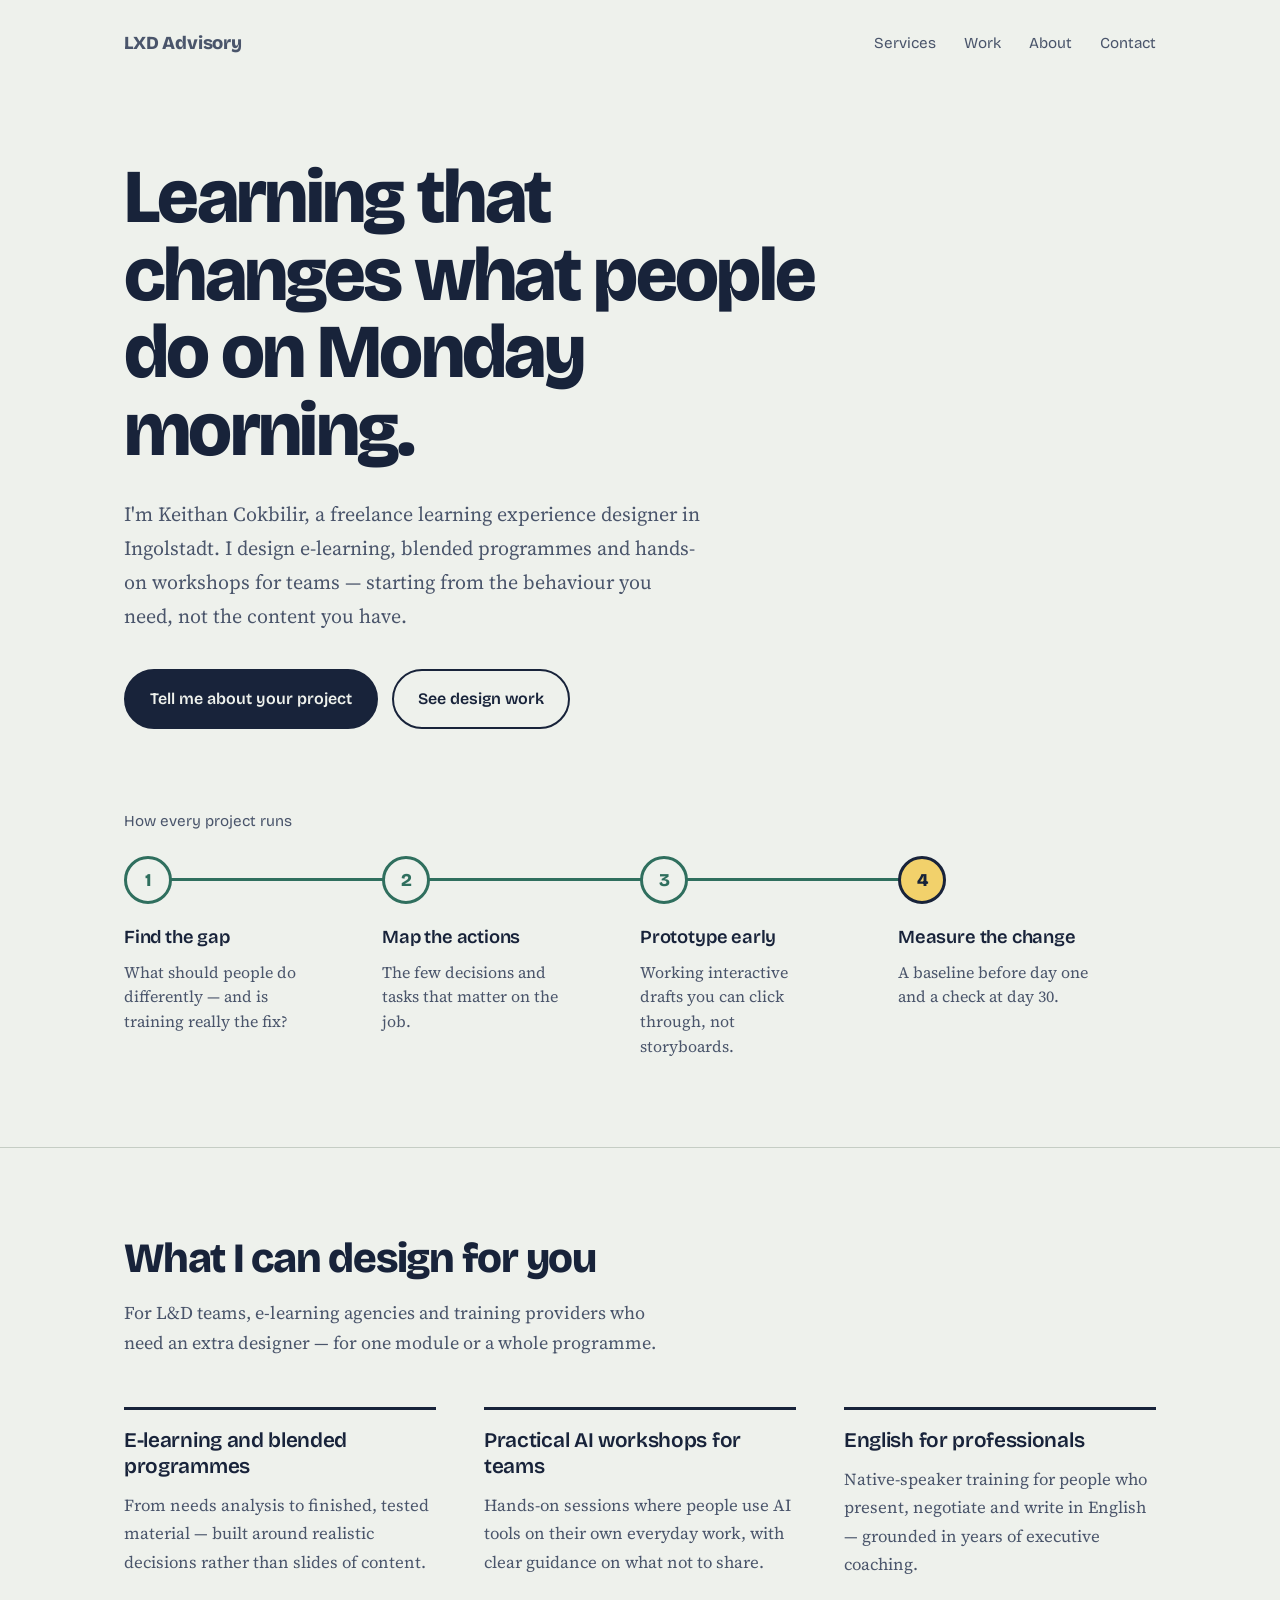
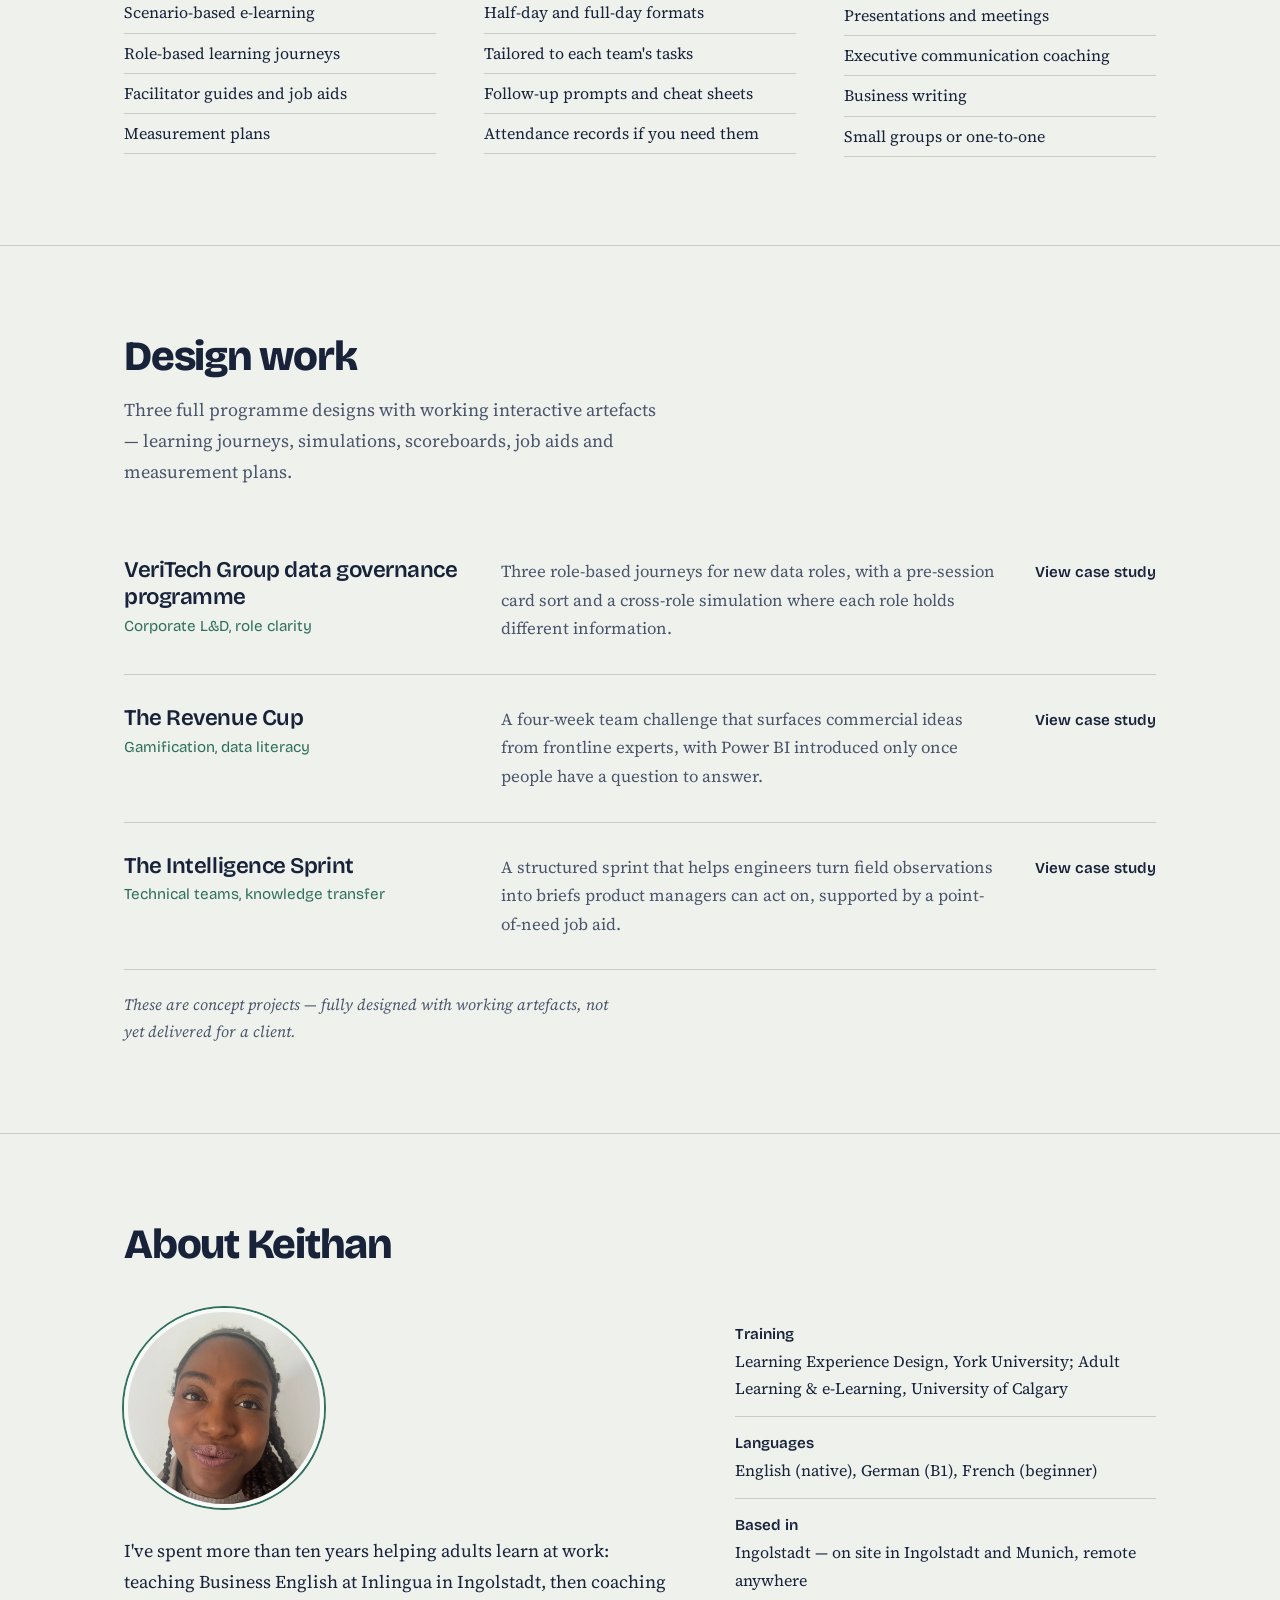
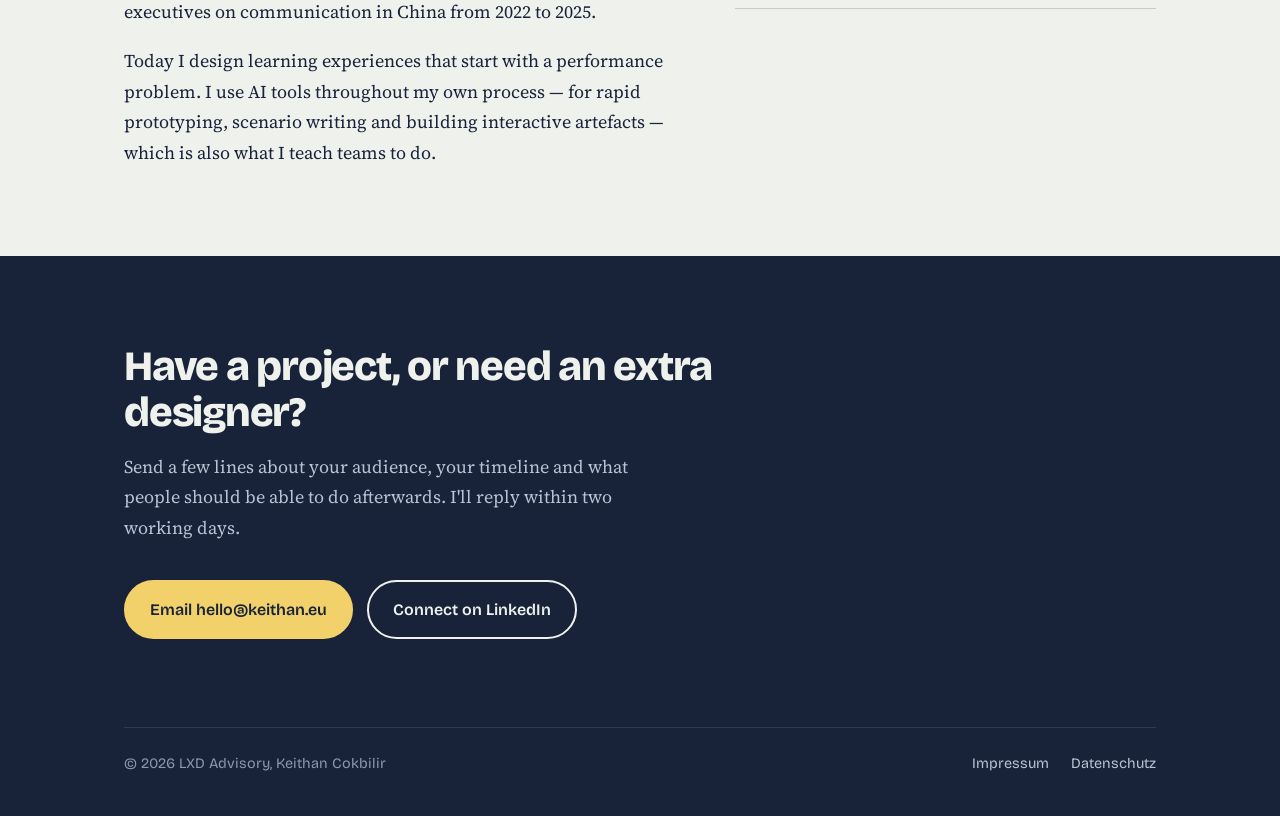
<file: index.html>
<!DOCTYPE html>
<html lang="en">
<head>
<meta charset="UTF-8">
<meta name="viewport" content="width=device-width, initial-scale=1.0">
<title>LXD Advisory — Learning experience design by Keithan Cokbilir</title>
<meta name="description" content="Freelance learning experience design from Ingolstadt: e-learning and blended programmes, practical AI workshops for teams, and English for professionals.">
<link rel="preconnect" href="https://fonts.googleapis.com">
<link rel="preconnect" href="https://fonts.gstatic.com" crossorigin>
<link href="https://fonts.googleapis.com/css2?family=Bricolage+Grotesque:opsz,wght@12..96,400;12..96,600;12..96,800&family=Source+Serif+4:ital,opsz,wght@0,8..60,400;0,8..60,600;1,8..60,400&display=swap" rel="stylesheet">
<style>
:root{
  --paper:#EEF1EC;
  --paper-2:#E3E8E1;
  --ink:#18233A;
  --ink-soft:#4A556B;
  --marker:#2F6F5E;
  --highlight:#F2D16B;
  --rule:#C5CDC4;
  --display:'Bricolage Grotesque',system-ui,sans-serif;
  --body:'Source Serif 4',Georgia,serif;
}
*{box-sizing:border-box;margin:0;padding:0}
html{scroll-behavior:smooth}
body{background:var(--paper);color:var(--ink);font-family:var(--body);font-size:1.125rem;line-height:1.7;-webkit-font-smoothing:antialiased}
a{color:inherit}
a:focus-visible{outline:3px solid var(--marker);outline-offset:3px;border-radius:2px}
.wrap{max-width:1080px;margin:0 auto;padding:0 24px}

.nav{display:flex;justify-content:space-between;align-items:center;padding:28px 0}
.brand{font-family:var(--display);font-weight:800;font-size:1.15rem;text-decoration:none;letter-spacing:-.01em}
.nav ul{list-style:none;display:flex;gap:28px;font-family:var(--display);font-size:.95rem}
.nav a{text-decoration:none;color:var(--ink-soft)}
.nav a:hover{color:var(--ink)}

.hero{padding:72px 0 88px}
.hero h1{font-family:var(--display);font-weight:800;font-size:clamp(2.5rem,6.2vw,4.75rem);line-height:1.02;letter-spacing:-.035em;max-width:15ch}
.hero .lede{margin-top:28px;max-width:58ch;font-size:1.25rem;color:var(--ink-soft)}
.actions{margin-top:36px;display:flex;flex-wrap:wrap;gap:14px}
.btn{display:inline-block;font-family:var(--display);font-weight:600;font-size:1rem;padding:14px 24px;border-radius:999px;text-decoration:none;border:2px solid var(--ink)}
.btn.primary{background:var(--ink);color:var(--paper)}
.btn.primary:hover{background:var(--marker);border-color:var(--marker)}
.btn.ghost:hover{background:var(--paper-2)}

.map{margin-top:80px}
.map-caption{font-family:var(--display);font-size:.95rem;color:var(--ink-soft);margin-bottom:22px}
.track{position:relative}
.track::before{content:"";position:absolute;left:24px;width:75%;top:22px;height:3px;background:var(--marker);transform-origin:left;transform:scaleX(0);animation:draw 1.6s .3s ease-out forwards}
@keyframes draw{to{transform:scaleX(1)}}
.track ol{list-style:none;display:grid;grid-template-columns:repeat(4,1fr);position:relative}
.track li{padding-right:24px}
.dot{position:relative;width:48px;height:48px;border-radius:50%;background:var(--paper);border:3px solid var(--marker);display:grid;place-items:center;font-family:var(--display);font-weight:800;color:var(--marker)}
.track li:last-child .dot{background:var(--highlight);border-color:var(--ink);color:var(--ink)}
.track h3{font-family:var(--display);font-weight:600;font-size:1.15rem;margin:18px 0 6px;letter-spacing:-.01em}
.track p{font-size:1rem;color:var(--ink-soft);line-height:1.55;max-width:24ch}

section{padding:88px 0;border-top:1px solid var(--rule)}
h2{font-family:var(--display);font-weight:800;font-size:clamp(1.9rem,3.6vw,2.6rem);letter-spacing:-.03em;line-height:1.1;max-width:22ch}
.intro{margin-top:16px;max-width:60ch;color:var(--ink-soft)}

.services{margin-top:48px;display:grid;grid-template-columns:repeat(3,1fr);gap:48px}
.services h3{font-family:var(--display);font-weight:600;font-size:1.3rem;letter-spacing:-.015em;line-height:1.25;padding-top:18px;border-top:3px solid var(--ink)}
.services p{margin-top:12px;color:var(--ink-soft);font-size:1.05rem}
.services ul{margin-top:16px;list-style:none;font-size:1rem}
.services li{padding:6px 0;border-bottom:1px solid var(--rule)}

.work{margin-top:40px;list-style:none}
.work li{border-bottom:1px solid var(--rule)}
.work a{display:grid;grid-template-columns:minmax(0,1.1fr) minmax(0,1.6fr) auto;gap:32px;align-items:baseline;padding:30px 0;text-decoration:none}
.work a:hover .w-name{text-decoration:underline;text-decoration-color:var(--highlight);text-decoration-thickness:6px;text-underline-offset:-2px;text-decoration-skip-ink:none}
.w-title{font-family:var(--display);font-weight:600;font-size:1.4rem;letter-spacing:-.02em;line-height:1.2}
.w-topic{display:block;font-weight:400;font-size:.95rem;color:var(--marker);margin-top:6px;letter-spacing:0}
.w-desc{color:var(--ink-soft);font-size:1.05rem}
.w-go{font-family:var(--display);font-weight:600;font-size:.95rem;white-space:nowrap}
.note{margin-top:22px;font-size:.98rem;color:var(--ink-soft);font-style:italic;max-width:62ch}

.about{display:grid;grid-template-columns:minmax(0,1.3fr) minmax(0,1fr);gap:64px;margin-top:40px}
.about p+p{margin-top:18px}
.facts{list-style:none;font-size:1rem}
.facts li{padding:14px 0;border-bottom:1px solid var(--rule)}
.facts strong{display:block;font-family:var(--display);font-weight:600;font-size:.95rem}
.portrait{display:block;width:200px;height:200px;object-fit:cover;border-radius:50%;border:4px solid #F8FAF7;box-shadow:0 0 0 2px var(--marker);margin-bottom:28px}

.contact{background:var(--ink);color:var(--paper);border-top:none}
.contact h2{color:var(--paper)}
.contact .intro{color:#B9C3D4}
.contact .btn{border-color:var(--paper)}
.contact .btn.primary{background:var(--highlight);color:var(--ink);border-color:var(--highlight)}
.contact .btn.primary:hover{background:var(--paper);border-color:var(--paper)}
.contact .btn.ghost{color:var(--paper)}
.contact .btn.ghost:hover{background:#26344F}
.contact a:focus-visible{outline-color:var(--highlight)}

footer{background:var(--ink);color:#8C97AB;font-family:var(--display);font-size:.9rem;padding:0 0 40px}
footer .wrap > div{display:flex;justify-content:space-between;flex-wrap:wrap;gap:16px;border-top:1px solid #2C3A55;padding-top:24px}
footer nav{display:flex;gap:22px}
footer a{color:#B9C3D4;text-decoration:none}
footer a:hover{color:var(--paper)}

@media (max-width:860px){
  .services{grid-template-columns:1fr;gap:40px}
  .work a{grid-template-columns:1fr;gap:10px}
  .about{grid-template-columns:1fr;gap:40px}
  .track ol{grid-template-columns:1fr 1fr;row-gap:36px}
  .track::before{display:none}
}
@media (max-width:560px){
  .nav ul{display:none}
  .hero{padding:40px 0 64px}
  section{padding:64px 0}
  .track ol{grid-template-columns:1fr}
}
@media (prefers-reduced-motion:reduce){
  .track::before{animation:none;transform:none}
  html{scroll-behavior:auto}
}
</style>
</head>
<body>

<div class="wrap">
  <nav class="nav" aria-label="Main">
    <a class="brand" href="/">LXD Advisory</a>
    <ul>
      <li><a href="#services">Services</a></li>
      <li><a href="#work">Work</a></li>
      <li><a href="#about">About</a></li>
      <li><a href="#contact">Contact</a></li>
    </ul>
  </nav>

  <header class="hero">
    <h1>Learning that changes what people do on Monday morning.</h1>
    <p class="lede">I'm Keithan Cokbilir, a freelance learning experience designer in Ingolstadt. I design e-learning, blended programmes and hands-on workshops for teams — starting from the behaviour you need, not the content you have.</p>
    <div class="actions">
      <a class="btn primary" href="mailto:hello@keithan.eu?subject=Project%20enquiry">Tell me about your project</a>
      <a class="btn ghost" href="#work">See design work</a>
    </div>

    <div class="map">
      <p class="map-caption">How every project runs</p>
      <div class="track">
        <ol>
          <li><div class="dot">1</div><h3>Find the gap</h3><p>What should people do differently — and is training really the fix?</p></li>
          <li><div class="dot">2</div><h3>Map the actions</h3><p>The few decisions and tasks that matter on the job.</p></li>
          <li><div class="dot">3</div><h3>Prototype early</h3><p>Working interactive drafts you can click through, not storyboards.</p></li>
          <li><div class="dot">4</div><h3>Measure the change</h3><p>A baseline before day one and a check at day 30.</p></li>
        </ol>
      </div>
    </div>
  </header>
</div>

<section id="services">
  <div class="wrap">
    <h2>What I can design for you</h2>
    <p class="intro">For L&amp;D teams, e-learning agencies and training providers who need an extra designer — for one module or a whole programme.</p>
    <div class="services">
      <div>
        <h3>E-learning and blended programmes</h3>
        <p>From needs analysis to finished, tested material — built around realistic decisions rather than slides of content.</p>
        <ul>
          <li>Scenario-based e-learning</li>
          <li>Role-based learning journeys</li>
          <li>Facilitator guides and job aids</li>
          <li>Measurement plans</li>
        </ul>
      </div>
      <div>
        <h3>Practical AI workshops for teams</h3>
        <p>Hands-on sessions where people use AI tools on their own everyday work, with clear guidance on what not to share.</p>
        <ul>
          <li>Half-day and full-day formats</li>
          <li>Tailored to each team's tasks</li>
          <li>Follow-up prompts and cheat sheets</li>
          <li>Attendance records if you need them</li>
        </ul>
      </div>
      <div>
        <h3>English for professionals</h3>
        <p>Native-speaker training for people who present, negotiate and write in English — grounded in years of executive coaching.</p>
        <ul>
          <li>Presentations and meetings</li>
          <li>Executive communication coaching</li>
          <li>Business writing</li>
          <li>Small groups or one-to-one</li>
        </ul>
      </div>
    </div>
  </div>
</section>

<section id="work">
  <div class="wrap">
    <h2>Design work</h2>
    <p class="intro">Three full programme designs with working interactive artefacts — learning journeys, simulations, scoreboards, job aids and measurement plans.</p>
    <ul class="work">
      <li><a href="https://keithan-c.github.io/LXD-Portfolio/governance/index.html">
        <span class="w-title"><span class="w-name">VeriTech Group data governance programme</span><span class="w-topic">Corporate L&amp;D, role clarity</span></span>
        <span class="w-desc">Three role-based journeys for new data roles, with a pre-session card sort and a cross-role simulation where each role holds different information.</span>
        <span class="w-go">View case study</span>
      </a></li>
      <li><a href="https://keithan-c.github.io/LXD-Portfolio/revenue-cup/index.html">
        <span class="w-title"><span class="w-name">The Revenue Cup</span><span class="w-topic">Gamification, data literacy</span></span>
        <span class="w-desc">A four-week team challenge that surfaces commercial ideas from frontline experts, with Power BI introduced only once people have a question to answer.</span>
        <span class="w-go">View case study</span>
      </a></li>
      <li><a href="https://keithan-c.github.io/LXD-Portfolio/intelligence-sprint/index.html">
        <span class="w-title"><span class="w-name">The Intelligence Sprint</span><span class="w-topic">Technical teams, knowledge transfer</span></span>
        <span class="w-desc">A structured sprint that helps engineers turn field observations into briefs product managers can act on, supported by a point-of-need job aid.</span>
        <span class="w-go">View case study</span>
      </a></li>
    </ul>
    <p class="note">These are concept projects — fully designed with working artefacts, not yet delivered for a client.</p>
  </div>
</section>

<section id="about">
  <div class="wrap">
    <h2>About Keithan</h2>
    <div class="about">
      <div>
        <img class="portrait" src="img/keithan.webp" alt="Keithan Cokbilir" width="720" height="720" loading="lazy">
        <p>I've spent more than ten years helping adults learn at work: teaching Business English at Inlingua in Ingolstadt, then coaching executives on communication in China from 2022 to 2025.</p>
        <p>Today I design learning experiences that start with a performance problem. I use AI tools throughout my own process — for rapid prototyping, scenario writing and building interactive artefacts — which is also what I teach teams to do.</p>
      </div>
      <ul class="facts">
        <li><strong>Training</strong>Learning Experience Design, York University; Adult Learning &amp; e-Learning, University of Calgary</li>
        <li><strong>Languages</strong>English (native), German (B1), French (beginner)</li>
        <li><strong>Based in</strong>Ingolstadt — on site in Ingolstadt and Munich, remote anywhere</li>
      </ul>
    </div>
  </div>
</section>

<section id="contact" class="contact">
  <div class="wrap">
    <h2>Have a project, or need an extra designer?</h2>
    <p class="intro">Send a few lines about your audience, your timeline and what people should be able to do afterwards. I'll reply within two working days.</p>
    <div class="actions">
      <a class="btn primary" href="mailto:hello@keithan.eu?subject=Project%20enquiry">Email hello@keithan.eu</a>
      <a class="btn ghost" href="https://www.linkedin.com/in/keithan-cokbilir-b929a830" target="_blank" rel="noopener">Connect on LinkedIn</a>
    </div>
  </div>
</section>

<footer>
  <div class="wrap">
    <div>
      <span>© 2026 LXD Advisory, Keithan Cokbilir</span>
      <nav aria-label="Legal">
        <a href="/impressum.html">Impressum</a>
        <a href="/datenschutz.html">Datenschutz</a>
      </nav>
    </div>
  </div>
</footer>

</body>
</html>
</file>
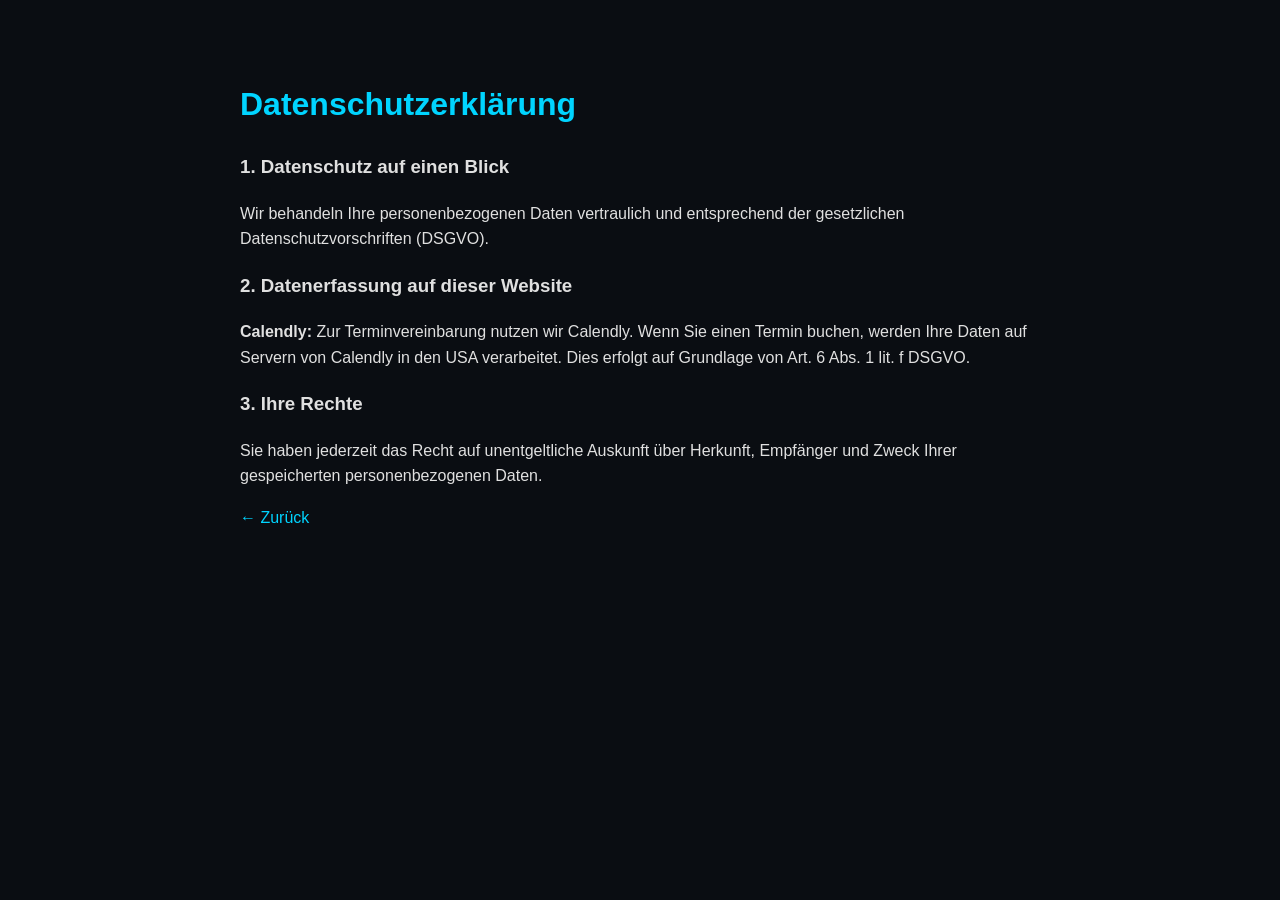
<file: datenschutz.html>
<!DOCTYPE html>
<html lang="de">
<head>
    <meta charset="UTF-8"><title>Datenschutz — LXD Advisory</title>
    <style>
        body { background: #0a0d12; color: #e0e0e0; font-family: sans-serif; padding: 50px; line-height: 1.6; }
        .container { max-width: 800px; margin: auto; }
        h1 { color: #00d4ff; }
    </style>
</head>
<body>
    <div class="container">
        <h1>Datenschutzerklärung</h1>
        <h3>1. Datenschutz auf einen Blick</h3>
        <p>Wir behandeln Ihre personenbezogenen Daten vertraulich und entsprechend der gesetzlichen Datenschutzvorschriften (DSGVO).</p>
        <h3>2. Datenerfassung auf dieser Website</h3>
        <p><strong>Calendly:</strong> Zur Terminvereinbarung nutzen wir Calendly. Wenn Sie einen Termin buchen, werden Ihre Daten auf Servern von Calendly in den USA verarbeitet. Dies erfolgt auf Grundlage von Art. 6 Abs. 1 lit. f DSGVO.</p>
        <h3>3. Ihre Rechte</h3>
        <p>Sie haben jederzeit das Recht auf unentgeltliche Auskunft über Herkunft, Empfänger und Zweck Ihrer gespeicherten personenbezogenen Daten.</p>
        <p><a href="index.html" style="color:#00d4ff; text-decoration:none;">← Zurück</a></p>
    </div>
</body>
</html>
</file>
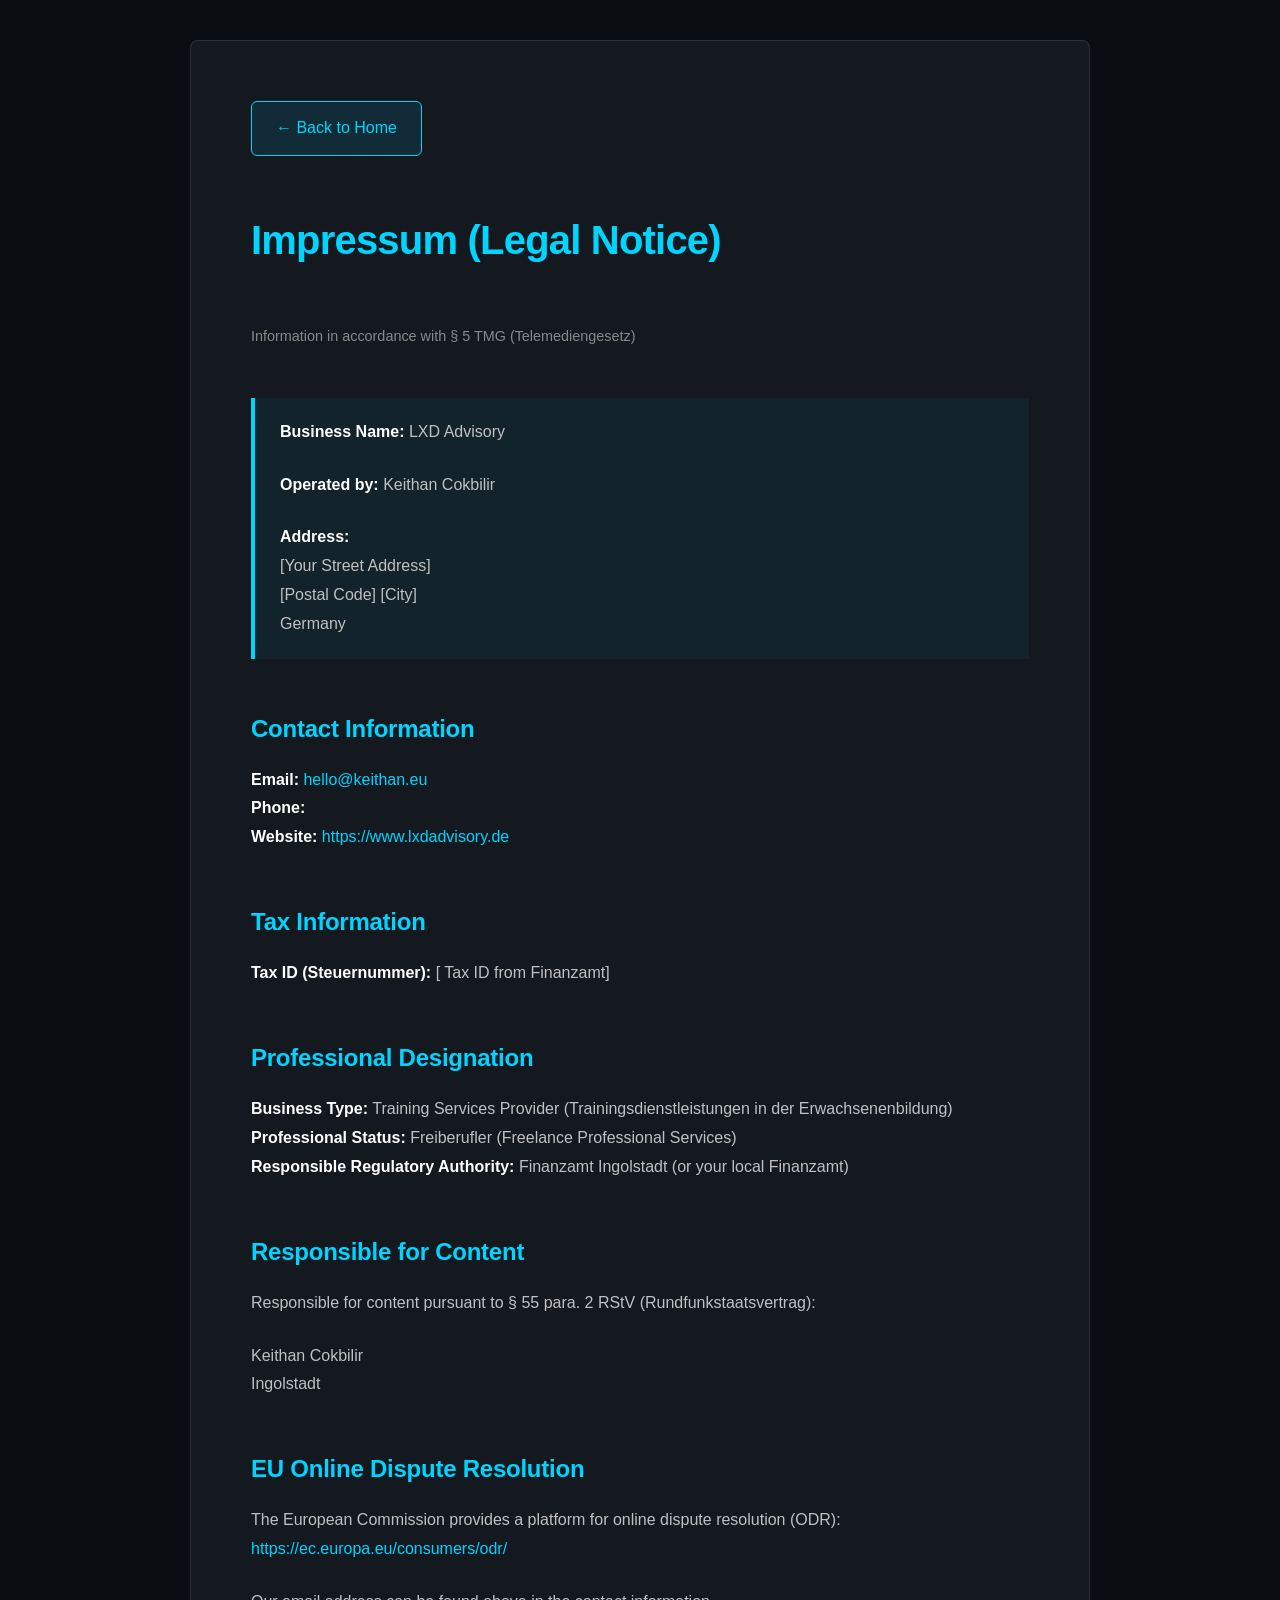
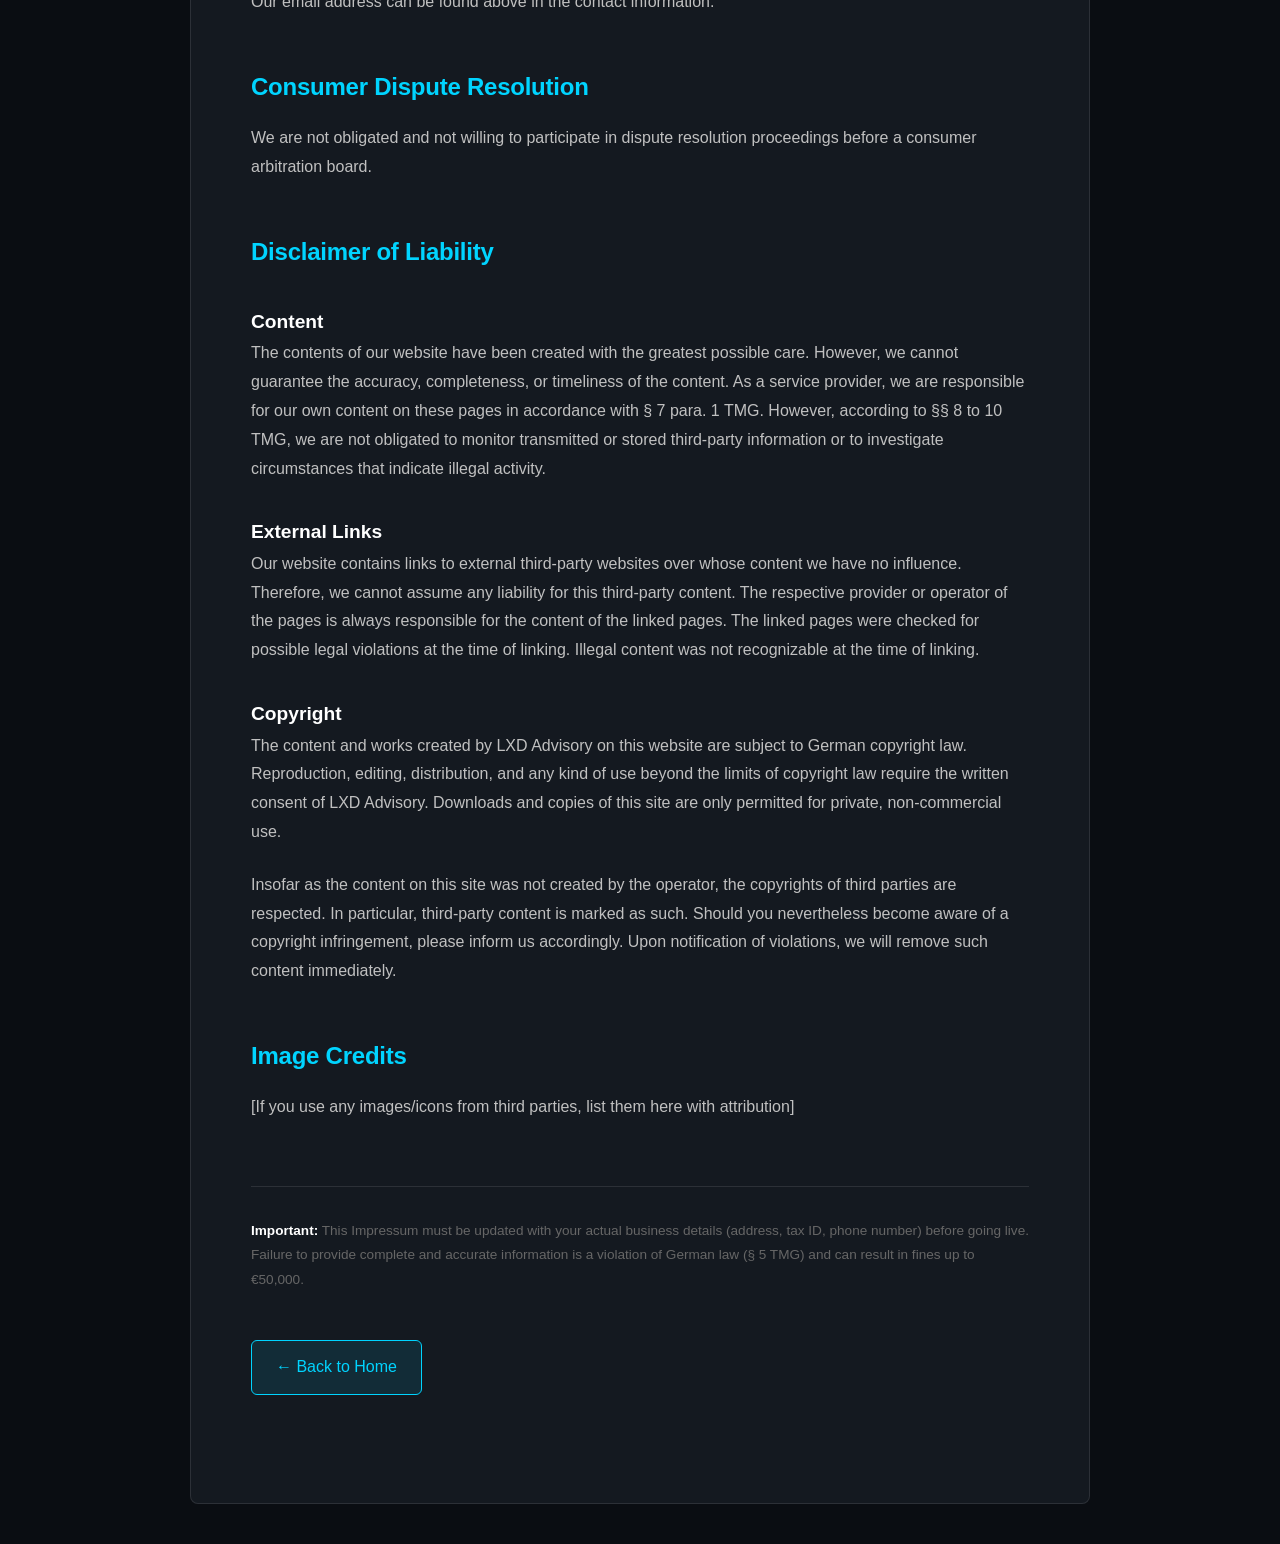
<file: impressum.html>
<!DOCTYPE html>
<html lang="en">
<head>
<meta charset="UTF-8">
<meta name="viewport" content="width=device-width, initial-scale=1.0">
<title>Impressum (Legal Notice) | LXD Advisory</title>
<style>
    * { margin: 0; padding: 0; box-sizing: border-box; }
    
    body {
        font-family: -apple-system, BlinkMacSystemFont, 'Segoe UI', 'Helvetica Neue', Arial, sans-serif;
        background-color: #0a0d12;
        color: #e0e0e0;
        line-height: 1.8;
        padding: 40px 20px;
    }
    
    .container {
        max-width: 900px;
        margin: 0 auto;
        background: #141920;
        padding: 60px;
        border-radius: 8px;
        border: 1px solid rgba(255, 255, 255, 0.1);
    }
    
    h1 {
        font-size: 2.5rem;
        color: #00d4ff;
        margin-bottom: 3rem;
        letter-spacing: -0.02em;
    }
    
    h2 {
        font-size: 1.5rem;
        color: #00d4ff;
        margin-top: 3rem;
        margin-bottom: 1rem;
        letter-spacing: -0.01em;
    }
    
    p {
        margin-bottom: 1.5rem;
        color: #c0c0c0;
    }
    
    a {
        color: #00d4ff;
        text-decoration: none;
    }
    
    a:hover {
        text-decoration: underline;
    }
    
    strong {
        color: #ffffff;
    }
    
    .back-link {
        display: inline-block;
        padding: 12px 24px;
        background: rgba(0, 212, 255, 0.1);
        border: 1px solid #00d4ff;
        color: #00d4ff;
        border-radius: 6px;
        text-decoration: none;
        margin-bottom: 3rem;
        transition: 0.3s;
    }
    
    .back-link:hover {
        background: rgba(0, 212, 255, 0.2);
        text-decoration: none;
    }
    
    .info-box {
        background: rgba(0, 212, 255, 0.05);
        border-left: 4px solid #00d4ff;
        padding: 20px 25px;
        margin: 2rem 0;
    }
    
    .info-box p:last-child {
        margin-bottom: 0;
    }
    
    @media (max-width: 768px) {
        .container { padding: 30px 20px; }
        h1 { font-size: 2rem; }
    }
</style>
</head>
<body>

<div class="container">
    <a href="/" class="back-link">← Back to Home</a>
    
    <h1>Impressum (Legal Notice)</h1>
    <p style="color: #888; font-size: 0.9rem; margin-bottom: 3rem;">Information in accordance with § 5 TMG (Telemediengesetz)</p>

    <div class="info-box">
        <p><strong>Business Name:</strong> LXD Advisory</p>
        <p><strong>Operated by:</strong> Keithan Cokbilir</p>
        <p><strong>Address:</strong><br>
        [Your Street Address]<br>
        [Postal Code] [City]<br>
        Germany</p>
    </div>

    <h2>Contact Information</h2>
    <p>
        <strong>Email:</strong> <a href="mailto:hello@keithan.eu">hello@keithan.eu</a><br>
        <strong>Phone:</strong> <br>
        <strong>Website:</strong> <a href="https://www.lxdadvisory.de">https://www.lxdadvisory.de</a>
    </p>

    <h2>Tax Information</h2>
    <p>
        <strong>Tax ID (Steuernummer):</strong> [ Tax ID from Finanzamt]<br>
        
    </p>

    <h2>Professional Designation</h2>
    <p>
        <strong>Business Type:</strong> Training Services Provider (Trainingsdienstleistungen in der Erwachsenenbildung)<br>
        <strong>Professional Status:</strong> Freiberufler (Freelance Professional Services)<br>
        <strong>Responsible Regulatory Authority:</strong> Finanzamt Ingolstadt (or your local Finanzamt)
    </p>

    <h2>Responsible for Content</h2>
    <p>Responsible for content pursuant to § 55 para. 2 RStV (Rundfunkstaatsvertrag):</p>
    <p>
        Keithan Cokbilir<br>
        Ingolstadt
    </p>

    <h2>EU Online Dispute Resolution</h2>
    <p>
        The European Commission provides a platform for online dispute resolution (ODR):<br>
        <a href="https://ec.europa.eu/consumers/odr/" target="_blank">https://ec.europa.eu/consumers/odr/</a>
    </p>
    <p>
        Our email address can be found above in the contact information.
    </p>

    <h2>Consumer Dispute Resolution</h2>
    <p>
        We are not obligated and not willing to participate in dispute resolution proceedings before a consumer arbitration board.
    </p>

    <h2>Disclaimer of Liability</h2>

    <h3 style="font-size: 1.2rem; color: #ffffff; margin-top: 2rem;">Content</h3>
    <p>
        The contents of our website have been created with the greatest possible care. However, we cannot guarantee the accuracy, completeness, or timeliness of the content. As a service provider, we are responsible for our own content on these pages in accordance with § 7 para. 1 TMG. However, according to §§ 8 to 10 TMG, we are not obligated to monitor transmitted or stored third-party information or to investigate circumstances that indicate illegal activity.
    </p>

    <h3 style="font-size: 1.2rem; color: #ffffff; margin-top: 2rem;">External Links</h3>
    <p>
        Our website contains links to external third-party websites over whose content we have no influence. Therefore, we cannot assume any liability for this third-party content. The respective provider or operator of the pages is always responsible for the content of the linked pages. The linked pages were checked for possible legal violations at the time of linking. Illegal content was not recognizable at the time of linking.
    </p>

    <h3 style="font-size: 1.2rem; color: #ffffff; margin-top: 2rem;">Copyright</h3>
    <p>
        The content and works created by LXD Advisory on this website are subject to German copyright law. Reproduction, editing, distribution, and any kind of use beyond the limits of copyright law require the written consent of LXD Advisory. Downloads and copies of this site are only permitted for private, non-commercial use.
    </p>
    <p>
        Insofar as the content on this site was not created by the operator, the copyrights of third parties are respected. In particular, third-party content is marked as such. Should you nevertheless become aware of a copyright infringement, please inform us accordingly. Upon notification of violations, we will remove such content immediately.
    </p>

    <h2>Image Credits</h2>
    <p>
        [If you use any images/icons from third parties, list them here with attribution]
    </p>

    <p style="margin-top: 4rem; padding-top: 2rem; border-top: 1px solid rgba(255,255,255,0.1); color: #666; font-size: 0.85rem;">
        <strong>Important:</strong> This Impressum must be updated with your actual business details (address, tax ID, phone number) before going live. Failure to provide complete and accurate information is a violation of German law (§ 5 TMG) and can result in fines up to €50,000.
    </p>

    <div style="margin-top: 3rem;">
        <a href="/" class="back-link">← Back to Home</a>
    </div>
</div>

</body>
</html>
</file>
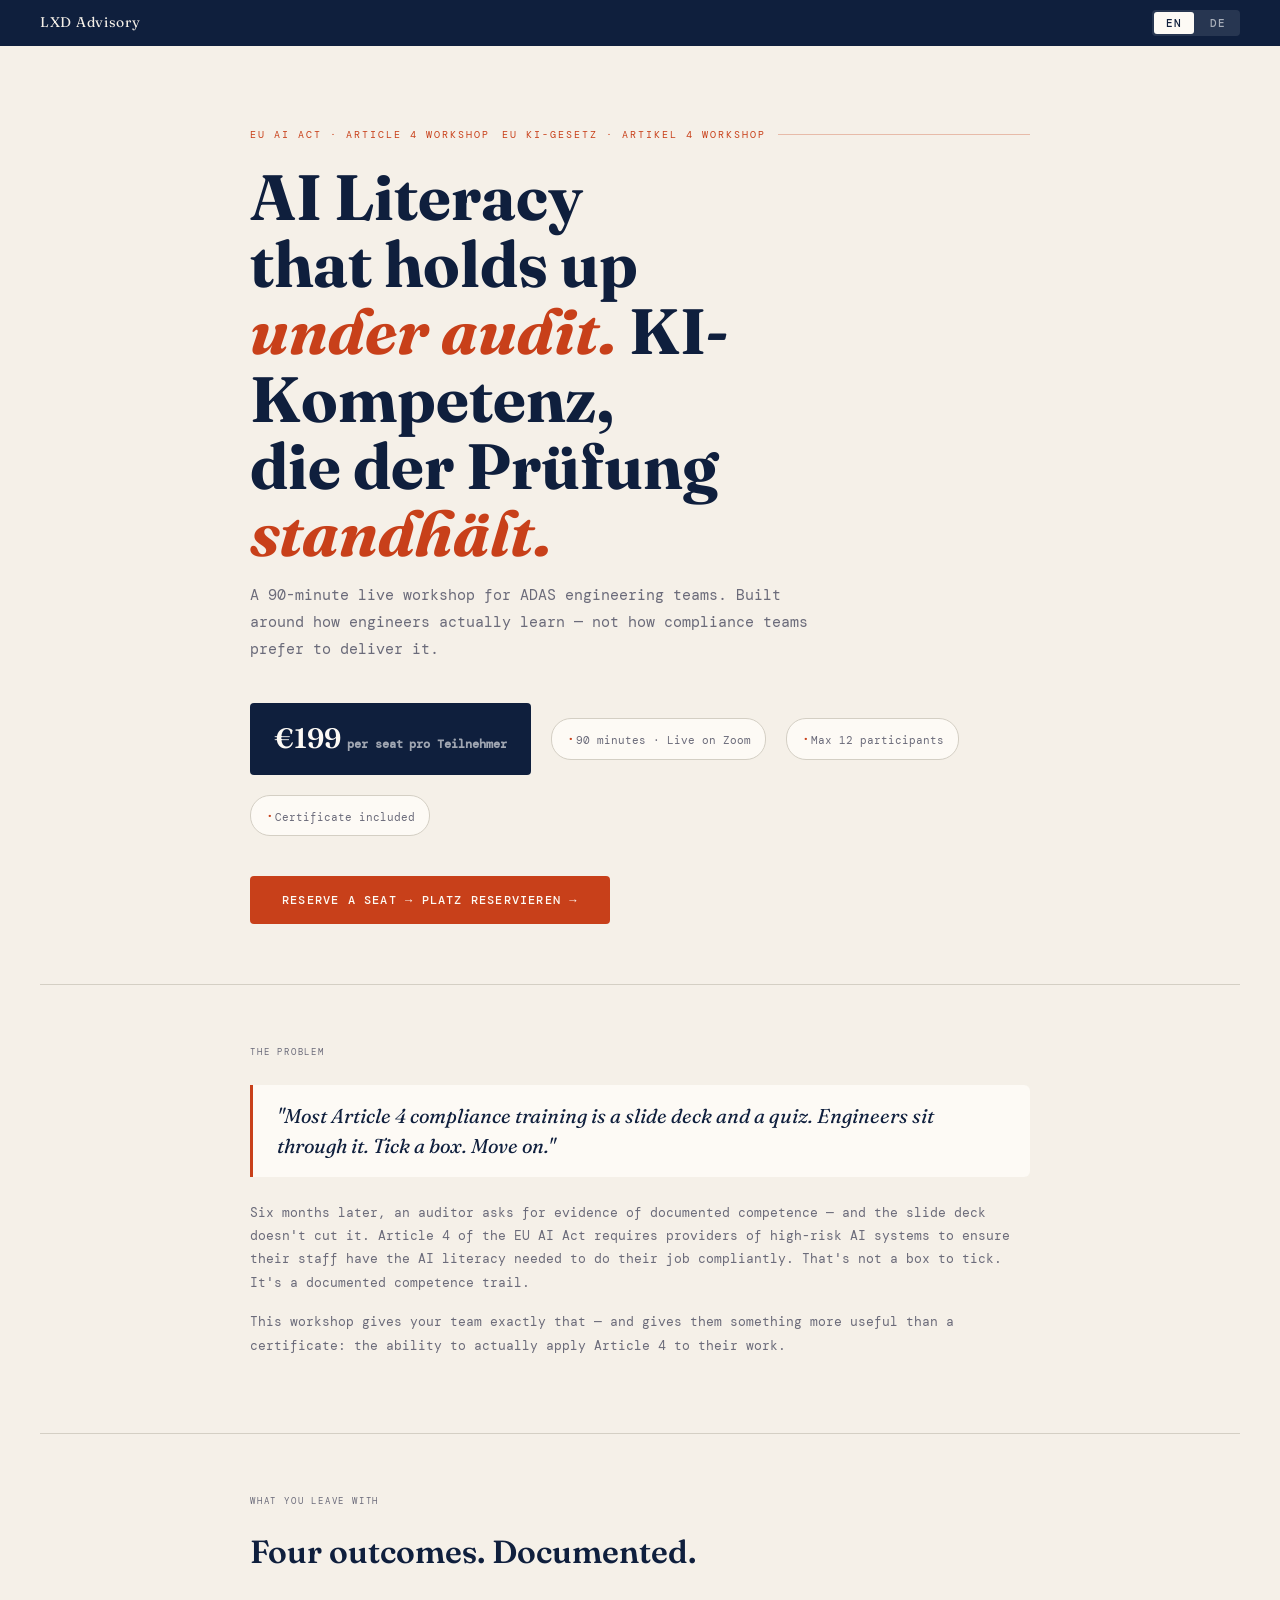
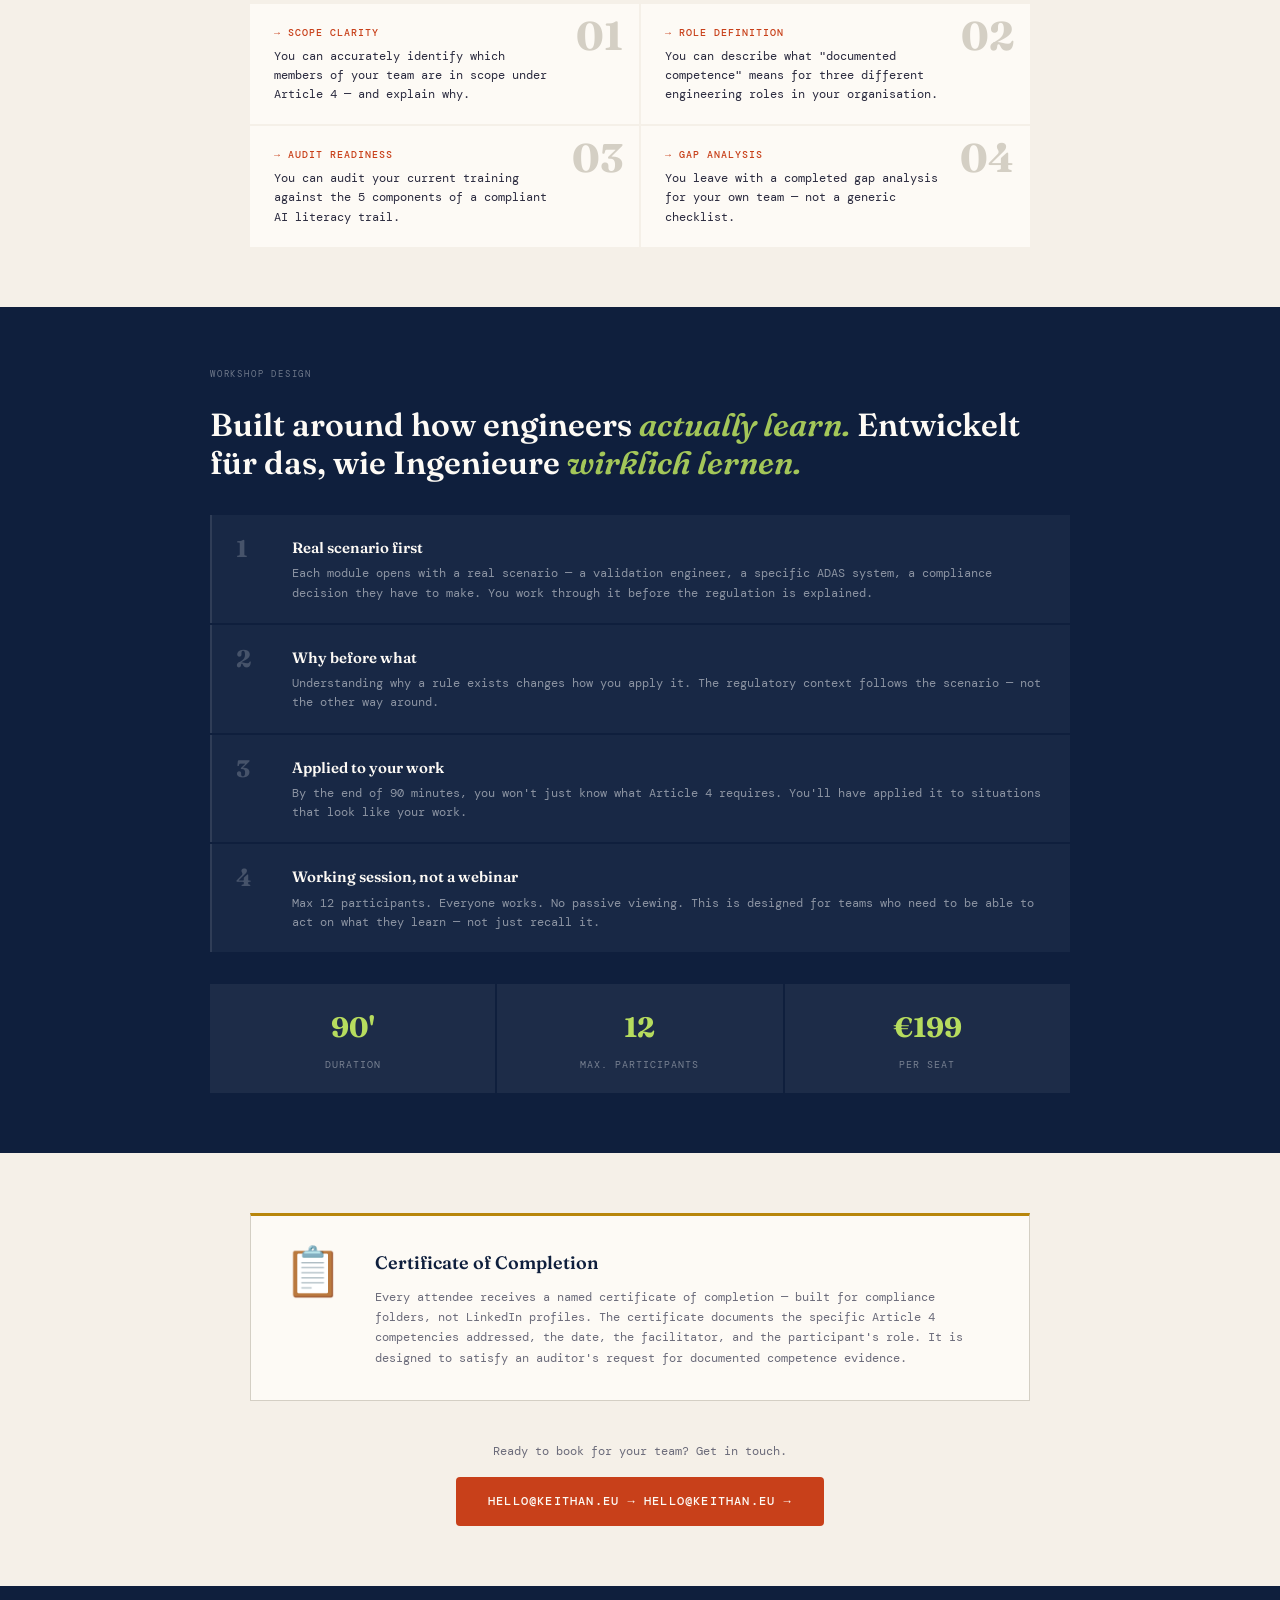
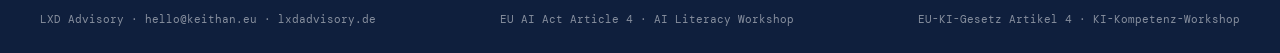
<file: workshop-page.html>
<!DOCTYPE html>
<html lang="en">
<head>
<meta charset="UTF-8">
<meta name="viewport" content="width=device-width, initial-scale=1.0">
<title>Article 4 AI Literacy Workshop · LXD Advisory</title>
<link href="https://fonts.googleapis.com/css2?family=Fraunces:ital,opsz,wght@0,9..144,300;0,9..144,600;0,9..144,700;1,9..144,300&family=DM+Mono:wght@300;400;500&display=swap" rel="stylesheet">
<style>
*, *::before, *::after { box-sizing: border-box; margin: 0; padding: 0; }

:root {
  --bg: #f5f0e8;
  --surface: #ede8df;
  --navy: #0f1f3d;
  --ink: #1a1a2e;
  --accent: #c8401a;
  --accent2: #1a6bc8;
  --gold: #b8860b;
  --text: #2a2a3e;
  --muted: #6b6b7a;
  --border: #d4cfc4;
  --white: #fdfaf5;
}

body {
  background: var(--bg);
  color: var(--text);
  font-family: 'DM Mono', monospace;
  font-size: 13px;
  line-height: 1.7;
  min-height: 100vh;
}

/* LANGUAGE TOGGLE */
.lang-bar {
  background: var(--navy);
  padding: 10px 40px;
  display: flex;
  justify-content: space-between;
  align-items: center;
}
.lang-logo {
  font-family: 'Fraunces', serif;
  font-size: 14px;
  color: var(--bg);
  letter-spacing: 0.05em;
}
.lang-toggle {
  display: flex;
  gap: 4px;
  background: rgba(255,255,255,0.1);
  border-radius: 4px;
  padding: 2px;
}
.lang-btn {
  padding: 4px 12px;
  border: none;
  border-radius: 3px;
  cursor: pointer;
  font-family: 'DM Mono', monospace;
  font-size: 11px;
  font-weight: 500;
  letter-spacing: 0.08em;
  transition: all 0.2s;
  background: transparent;
  color: rgba(255,255,255,0.6);
}
.lang-btn.active {
  background: var(--white);
  color: var(--navy);
}

/* HERO */
.hero {
  padding: 80px 40px 60px;
  max-width: 860px;
  margin: 0 auto;
  position: relative;
}
.hero-eyebrow {
  font-size: 10px;
  letter-spacing: 0.2em;
  text-transform: uppercase;
  color: var(--accent);
  margin-bottom: 20px;
  display: flex;
  align-items: center;
  gap: 12px;
}
.hero-eyebrow::after {
  content: '';
  flex: 1;
  height: 1px;
  background: var(--accent);
  opacity: 0.3;
}
.hero-title {
  font-family: 'Fraunces', serif;
  font-size: clamp(36px, 6vw, 64px);
  font-weight: 700;
  line-height: 1.05;
  color: var(--navy);
  margin-bottom: 16px;
}
.hero-title em {
  font-style: italic;
  color: var(--accent);
}
.hero-sub {
  font-size: 15px;
  color: var(--muted);
  max-width: 580px;
  line-height: 1.8;
  margin-bottom: 40px;
}

/* PRICE BADGE */
.price-row {
  display: flex;
  align-items: center;
  gap: 20px;
  flex-wrap: wrap;
  margin-bottom: 40px;
}
.price-badge {
  background: var(--navy);
  color: var(--white);
  padding: 12px 24px;
  border-radius: 4px;
  font-family: 'Fraunces', serif;
  font-size: 28px;
  font-weight: 600;
}
.price-badge span {
  font-family: 'DM Mono', monospace;
  font-size: 12px;
  color: rgba(255,255,255,0.6);
  display: block;
  margin-top: 2px;
}
.meta-pill {
  display: inline-flex;
  align-items: center;
  gap: 6px;
  padding: 6px 14px;
  border: 1px solid var(--border);
  border-radius: 20px;
  font-size: 11px;
  color: var(--muted);
  background: var(--white);
}
.meta-pill::before { content: '·'; color: var(--accent); font-size: 16px; }

.cta-btn {
  display: inline-block;
  background: var(--accent);
  color: var(--white);
  padding: 14px 32px;
  border-radius: 4px;
  font-family: 'DM Mono', monospace;
  font-size: 12px;
  font-weight: 500;
  letter-spacing: 0.1em;
  text-transform: uppercase;
  text-decoration: none;
  transition: all 0.2s;
  border: none;
  cursor: pointer;
}
.cta-btn:hover { background: #a33315; transform: translateY(-1px); }

/* DIVIDER */
.rule { border: none; border-top: 1px solid var(--border); margin: 0 40px; }

/* PROBLEM SECTION */
.section { max-width: 860px; margin: 0 auto; padding: 60px 40px; }

.section-label {
  font-size: 9px;
  letter-spacing: 0.2em;
  text-transform: uppercase;
  color: var(--muted);
  margin-bottom: 24px;
}
.section-title {
  font-family: 'Fraunces', serif;
  font-size: 32px;
  font-weight: 600;
  color: var(--navy);
  margin-bottom: 20px;
  line-height: 1.2;
}

.problem-quote {
  font-family: 'Fraunces', serif;
  font-size: 20px;
  font-style: italic;
  color: var(--navy);
  border-left: 3px solid var(--accent);
  padding: 16px 24px;
  background: var(--white);
  border-radius: 0 6px 6px 0;
  margin-bottom: 24px;
  line-height: 1.5;
}

.body-text {
  font-size: 13px;
  color: var(--muted);
  line-height: 1.8;
  margin-bottom: 16px;
}

/* OUTCOMES */
.outcomes-grid {
  display: grid;
  grid-template-columns: 1fr 1fr;
  gap: 2px;
  margin-top: 32px;
}
.outcome-item {
  background: var(--white);
  padding: 20px 24px;
  position: relative;
}
.outcome-item::before {
  content: attr(data-num);
  font-family: 'Fraunces', serif;
  font-size: 40px;
  font-weight: 700;
  color: var(--border);
  position: absolute;
  top: 12px;
  right: 16px;
  line-height: 1;
}
.outcome-arrow {
  font-size: 10px;
  color: var(--accent);
  letter-spacing: 0.1em;
  text-transform: uppercase;
  margin-bottom: 6px;
  font-weight: 500;
}
.outcome-text {
  font-size: 12px;
  color: var(--text);
  line-height: 1.6;
  max-width: 280px;
}

/* DESIGN SECTION */
.design-block {
  background: var(--navy);
  color: var(--white);
  padding: 60px 40px;
}
.design-inner { max-width: 860px; margin: 0 auto; }
.design-label {
  font-size: 9px;
  letter-spacing: 0.2em;
  text-transform: uppercase;
  color: rgba(255,255,255,0.4);
  margin-bottom: 24px;
}
.design-title {
  font-family: 'Fraunces', serif;
  font-size: 32px;
  font-weight: 600;
  margin-bottom: 32px;
  line-height: 1.2;
}
.design-title em { font-style: italic; color: rgba(200,240,96,0.8); }

.steps { display: flex; flex-direction: column; gap: 2px; }
.step {
  display: flex;
  gap: 24px;
  padding: 20px 24px;
  background: rgba(255,255,255,0.04);
  border-left: 2px solid rgba(255,255,255,0.1);
  transition: all 0.2s;
}
.step:hover { background: rgba(255,255,255,0.07); border-left-color: rgba(200,240,96,0.5); }
.step-num {
  font-family: 'Fraunces', serif;
  font-size: 24px;
  font-weight: 700;
  color: rgba(255,255,255,0.2);
  flex-shrink: 0;
  width: 32px;
  line-height: 1;
  padding-top: 2px;
}
.step-content {}
.step-heading {
  font-family: 'Fraunces', serif;
  font-size: 15px;
  font-weight: 600;
  color: var(--white);
  margin-bottom: 4px;
}
.step-body {
  font-size: 12px;
  color: rgba(255,255,255,0.5);
  line-height: 1.6;
}

/* FORMAT */
.format-grid {
  display: grid;
  grid-template-columns: repeat(3, 1fr);
  gap: 2px;
  margin-top: 32px;
}
.format-item {
  background: rgba(255,255,255,0.06);
  padding: 20px 20px;
  text-align: center;
}
.format-value {
  font-family: 'Fraunces', serif;
  font-size: 28px;
  font-weight: 700;
  color: rgba(200,240,96,0.9);
  margin-bottom: 4px;
}
.format-label {
  font-size: 10px;
  color: rgba(255,255,255,0.4);
  letter-spacing: 0.1em;
  text-transform: uppercase;
}

/* CERTIFICATE */
.cert-section { max-width: 860px; margin: 0 auto; padding: 60px 40px; }
.cert-box {
  background: var(--white);
  border: 1px solid var(--border);
  border-top: 3px solid var(--gold);
  padding: 32px;
  display: flex;
  gap: 32px;
  align-items: flex-start;
}
.cert-icon {
  font-size: 48px;
  flex-shrink: 0;
  line-height: 1;
}
.cert-title {
  font-family: 'Fraunces', serif;
  font-size: 18px;
  font-weight: 600;
  color: var(--navy);
  margin-bottom: 8px;
}
.cert-body {
  font-size: 12px;
  color: var(--muted);
  line-height: 1.7;
}

/* FOOTER */
.page-footer {
  background: var(--navy);
  color: rgba(255,255,255,0.5);
  padding: 24px 40px;
  display: flex;
  justify-content: space-between;
  align-items: center;
  font-size: 11px;
}
.page-footer a { color: rgba(255,255,255,0.5); text-decoration: none; }

/* LANG HIDE */
[data-en] { display: block; }
[data-de] { display: none; }
body.de [data-en] { display: none; }
body.de [data-de] { display: block; }
span[data-en], span[data-de] { display: inline; }
body.de span[data-en] { display: none; }
body.de span[data-de] { display: inline; }

@media (max-width: 600px) {
  .outcomes-grid { grid-template-columns: 1fr; }
  .format-grid { grid-template-columns: 1fr; }
  .hero { padding: 40px 20px 40px; }
  .section { padding: 40px 20px; }
  .cert-box { flex-direction: column; }
}
</style>
</head>
<body>

<div class="lang-bar">
  <div class="lang-logo">LXD Advisory</div>
  <div class="lang-toggle">
    <button class="lang-btn active" onclick="setLang('en')">EN</button>
    <button class="lang-btn" onclick="setLang('de')">DE</button>
  </div>
</div>

<!-- HERO -->
<div class="hero">
  <div class="hero-eyebrow">
    <span data-en>EU AI Act · Article 4 Workshop</span>
    <span data-de>EU KI-Gesetz · Artikel 4 Workshop</span>
  </div>
  <h1 class="hero-title">
    <span data-en>AI Literacy<br>that holds up<br><em>under audit.</em></span>
    <span data-de>KI-Kompetenz,<br>die der Prüfung<br><em>standhält.</em></span>
  </h1>
  <p class="hero-sub" data-en>
    A 90-minute live workshop for ADAS engineering teams. Built around how engineers actually learn — not how compliance teams prefer to deliver it.
  </p>
  <p class="hero-sub" data-de>
    Ein 90-minütiger Live-Workshop für ADAS-Engineering-Teams. Entwickelt nach dem Prinzip, wie Ingenieure wirklich lernen — nicht wie Compliance-Teams es bevorzugen zu vermitteln.
  </p>

  <div class="price-row">
    <div class="price-badge">
      €199
      <span data-en>per seat</span>
      <span data-de>pro Teilnehmer</span>
    </div>
    <div class="meta-pill" data-en>90 minutes · Live on Zoom</div>
    <div class="meta-pill" data-de>90 Minuten · Live auf Zoom</div>
    <div class="meta-pill" data-en>Max 12 participants</div>
    <div class="meta-pill" data-de>Max. 12 Teilnehmer</div>
    <div class="meta-pill" data-en>Certificate included</div>
    <div class="meta-pill" data-de>Zertifikat inklusive</div>
  </div>

  <a href="mailto:hello@keithan.eu?subject=Article 4 Workshop" class="cta-btn">
    <span data-en>Reserve a seat →</span>
    <span data-de>Platz reservieren →</span>
  </a>
</div>

<hr class="rule">

<!-- PROBLEM -->
<div class="section">
  <div class="section-label" data-en>The Problem</div>
  <div class="section-label" data-de>Das Problem</div>

  <blockquote class="problem-quote" data-en>
    "Most Article 4 compliance training is a slide deck and a quiz. Engineers sit through it. Tick a box. Move on."
  </blockquote>
  <blockquote class="problem-quote" data-de>
    „Die meisten Artikel-4-Schulungen bestehen aus einer Präsentation und einem Quiz. Ingenieure sitzen sie ab. Häkchen setzen. Weitermachen."
  </blockquote>

  <p class="body-text" data-en>
    Six months later, an auditor asks for evidence of documented competence — and the slide deck doesn't cut it. Article 4 of the EU AI Act requires providers of high-risk AI systems to ensure their staff have the AI literacy needed to do their job compliantly. That's not a box to tick. It's a documented competence trail.
  </p>
  <p class="body-text" data-de>
    Sechs Monate später fragt ein Prüfer nach Nachweisen dokumentierter Kompetenz — und die Präsentation reicht nicht aus. Artikel 4 des EU-KI-Gesetzes verpflichtet Anbieter von Hochrisiko-KI-Systemen sicherzustellen, dass ihre Mitarbeiter über die KI-Kompetenz verfügen, die sie für eine konforme Arbeit benötigen. Das ist kein Häkchen. Das ist ein dokumentierter Kompetenznachweis.
  </p>

  <p class="body-text" data-en>
    This workshop gives your team exactly that — and gives them something more useful than a certificate: the ability to actually apply Article 4 to their work.
  </p>
  <p class="body-text" data-de>
    Dieser Workshop gibt Ihrem Team genau das — und etwas Nützlicheres als ein Zertifikat: die Fähigkeit, Artikel 4 tatsächlich auf ihre Arbeit anzuwenden.
  </p>
</div>

<hr class="rule">

<!-- OUTCOMES -->
<div class="section">
  <div class="section-label" data-en>What You Leave With</div>
  <div class="section-label" data-de>Was Sie mitnehmen</div>

  <div class="section-title" data-en>Four outcomes. Documented.</div>
  <div class="section-title" data-de>Vier Ergebnisse. Dokumentiert.</div>

  <div class="outcomes-grid">
    <div class="outcome-item" data-num="01">
      <div class="outcome-arrow" data-en>→ Scope clarity</div>
      <div class="outcome-arrow" data-de>→ Geltungsbereich</div>
      <div class="outcome-text" data-en>You can accurately identify which members of your team are in scope under Article 4 — and explain why.</div>
      <div class="outcome-text" data-de>Sie können genau bestimmen, welche Teammitglieder unter Artikel 4 fallen — und warum.</div>
    </div>
    <div class="outcome-item" data-num="02">
      <div class="outcome-arrow" data-en>→ Role definition</div>
      <div class="outcome-arrow" data-de>→ Rollendefinition</div>
      <div class="outcome-text" data-en>You can describe what "documented competence" means for three different engineering roles in your organisation.</div>
      <div class="outcome-text" data-de>Sie können beschreiben, was „dokumentierte Kompetenz" für drei verschiedene Engineering-Rollen in Ihrer Organisation bedeutet.</div>
    </div>
    <div class="outcome-item" data-num="03">
      <div class="outcome-arrow" data-en>→ Audit readiness</div>
      <div class="outcome-arrow" data-de>→ Prüfungsbereitschaft</div>
      <div class="outcome-text" data-en>You can audit your current training against the 5 components of a compliant AI literacy trail.</div>
      <div class="outcome-text" data-de>Sie können Ihre aktuelle Schulung gegen die 5 Komponenten eines konformen KI-Kompetenz-Nachweises prüfen.</div>
    </div>
    <div class="outcome-item" data-num="04">
      <div class="outcome-arrow" data-en>→ Gap analysis</div>
      <div class="outcome-arrow" data-de>→ Lückenanalyse</div>
      <div class="outcome-text" data-en>You leave with a completed gap analysis for your own team — not a generic checklist.</div>
      <div class="outcome-text" data-de>Sie verlassen den Workshop mit einer abgeschlossenen Lückenanalyse für Ihr eigenes Team — keine generische Checkliste.</div>
    </div>
  </div>
</div>

<!-- DESIGN -->
<div class="design-block">
  <div class="design-inner">
    <div class="design-label" data-en>Workshop Design</div>
    <div class="design-label" data-de>Workshop-Konzept</div>
    <h2 class="design-title">
      <span data-en>Built around how engineers <em>actually learn.</em></span>
      <span data-de>Entwickelt für das, wie Ingenieure <em>wirklich lernen.</em></span>
    </h2>

    <div class="steps">
      <div class="step">
        <div class="step-num">1</div>
        <div class="step-content">
          <div class="step-heading" data-en>Real scenario first</div>
          <div class="step-heading" data-de>Zuerst das reale Szenario</div>
          <div class="step-body" data-en>Each module opens with a real scenario — a validation engineer, a specific ADAS system, a compliance decision they have to make. You work through it before the regulation is explained.</div>
          <div class="step-body" data-de>Jedes Modul beginnt mit einem realen Szenario — ein Validierungsingenieur, ein spezifisches ADAS-System, eine Compliance-Entscheidung. Sie arbeiten es durch, bevor die Regulierung erklärt wird.</div>
        </div>
      </div>
      <div class="step">
        <div class="step-num">2</div>
        <div class="step-content">
          <div class="step-heading" data-en>Why before what</div>
          <div class="step-heading" data-de>Warum vor Was</div>
          <div class="step-body" data-en>Understanding why a rule exists changes how you apply it. The regulatory context follows the scenario — not the other way around.</div>
          <div class="step-body" data-de>Das Verständnis, warum eine Regel existiert, verändert, wie man sie anwendet. Der regulatorische Kontext folgt dem Szenario — nicht umgekehrt.</div>
        </div>
      </div>
      <div class="step">
        <div class="step-num">3</div>
        <div class="step-content">
          <div class="step-heading" data-en>Applied to your work</div>
          <div class="step-heading" data-de>Auf Ihre Arbeit angewendet</div>
          <div class="step-body" data-en>By the end of 90 minutes, you won't just know what Article 4 requires. You'll have applied it to situations that look like your work.</div>
          <div class="step-body" data-de>Nach 90 Minuten werden Sie nicht nur wissen, was Artikel 4 fordert. Sie werden es auf Situationen angewendet haben, die wie Ihre eigene Arbeit aussehen.</div>
        </div>
      </div>
      <div class="step">
        <div class="step-num">4</div>
        <div class="step-content">
          <div class="step-heading" data-en>Working session, not a webinar</div>
          <div class="step-heading" data-de>Arbeitssitzung, kein Webinar</div>
          <div class="step-body" data-en>Max 12 participants. Everyone works. No passive viewing. This is designed for teams who need to be able to act on what they learn — not just recall it.</div>
          <div class="step-body" data-de>Max. 12 Teilnehmer. Alle arbeiten aktiv. Kein passives Zuschauen. Konzipiert für Teams, die das Gelernte anwenden müssen — nicht nur abrufen.</div>
        </div>
      </div>
    </div>

    <div class="format-grid">
      <div class="format-item">
        <div class="format-value">90'</div>
        <div class="format-label" data-en>Duration</div>
        <div class="format-label" data-de>Dauer</div>
      </div>
      <div class="format-item">
        <div class="format-value">12</div>
        <div class="format-label" data-en>Max. participants</div>
        <div class="format-label" data-de>Max. Teilnehmer</div>
      </div>
      <div class="format-item">
        <div class="format-value">€199</div>
        <div class="format-label" data-en>Per seat</div>
        <div class="format-label" data-de>Pro Platz</div>
      </div>
    </div>
  </div>
</div>

<!-- CERTIFICATE -->
<div class="cert-section">
  <div class="cert-box">
    <div class="cert-icon">📋</div>
    <div>
      <div class="cert-title" data-en>Certificate of Completion</div>
      <div class="cert-title" data-de>Abschlusszertifikat</div>
      <p class="cert-body" data-en>
        Every attendee receives a named certificate of completion — built for compliance folders, not LinkedIn profiles. The certificate documents the specific Article 4 competencies addressed, the date, the facilitator, and the participant's role. It is designed to satisfy an auditor's request for documented competence evidence.
      </p>
      <p class="cert-body" data-de>
        Jeder Teilnehmer erhält ein namentliches Abschlusszertifikat — konzipiert für Compliance-Ordner, nicht für LinkedIn-Profile. Das Zertifikat dokumentiert die spezifischen Artikel-4-Kompetenzen, das Datum, den Facilitator und die Rolle des Teilnehmers. Es ist so gestaltet, dass es die Anforderungen eines Prüfers an dokumentierte Kompetenznachweise erfüllt.
      </p>
    </div>
  </div>

  <div style="margin-top: 40px; text-align: center;">
    <p style="font-size: 12px; color: var(--muted); margin-bottom: 16px;" data-en>Ready to book for your team? Get in touch.</p>
    <p style="font-size: 12px; color: var(--muted); margin-bottom: 16px;" data-de>Bereit, für Ihr Team zu buchen? Kontaktieren Sie uns.</p>
    <a href="mailto:hello@keithan.eu?subject=Article 4 Workshop" class="cta-btn">
      <span data-en>hello@keithan.eu →</span>
      <span data-de>hello@keithan.eu →</span>
    </a>
  </div>
</div>

<div class="page-footer">
  <span>LXD Advisory · <a href="mailto:hello@keithan.eu">hello@keithan.eu</a> · lxdadvisory.de</span>
  <span data-en>EU AI Act Article 4 · AI Literacy Workshop</span>
  <span data-de>EU-KI-Gesetz Artikel 4 · KI-Kompetenz-Workshop</span>
</div>

<script>
function setLang(lang) {
  document.body.classList.toggle('de', lang === 'de');
  document.querySelectorAll('.lang-btn').forEach(btn => {
    btn.classList.toggle('active', btn.textContent === lang.toUpperCase());
  });
  document.documentElement.lang = lang;
}
</script>
</body>
</html>
</file>
